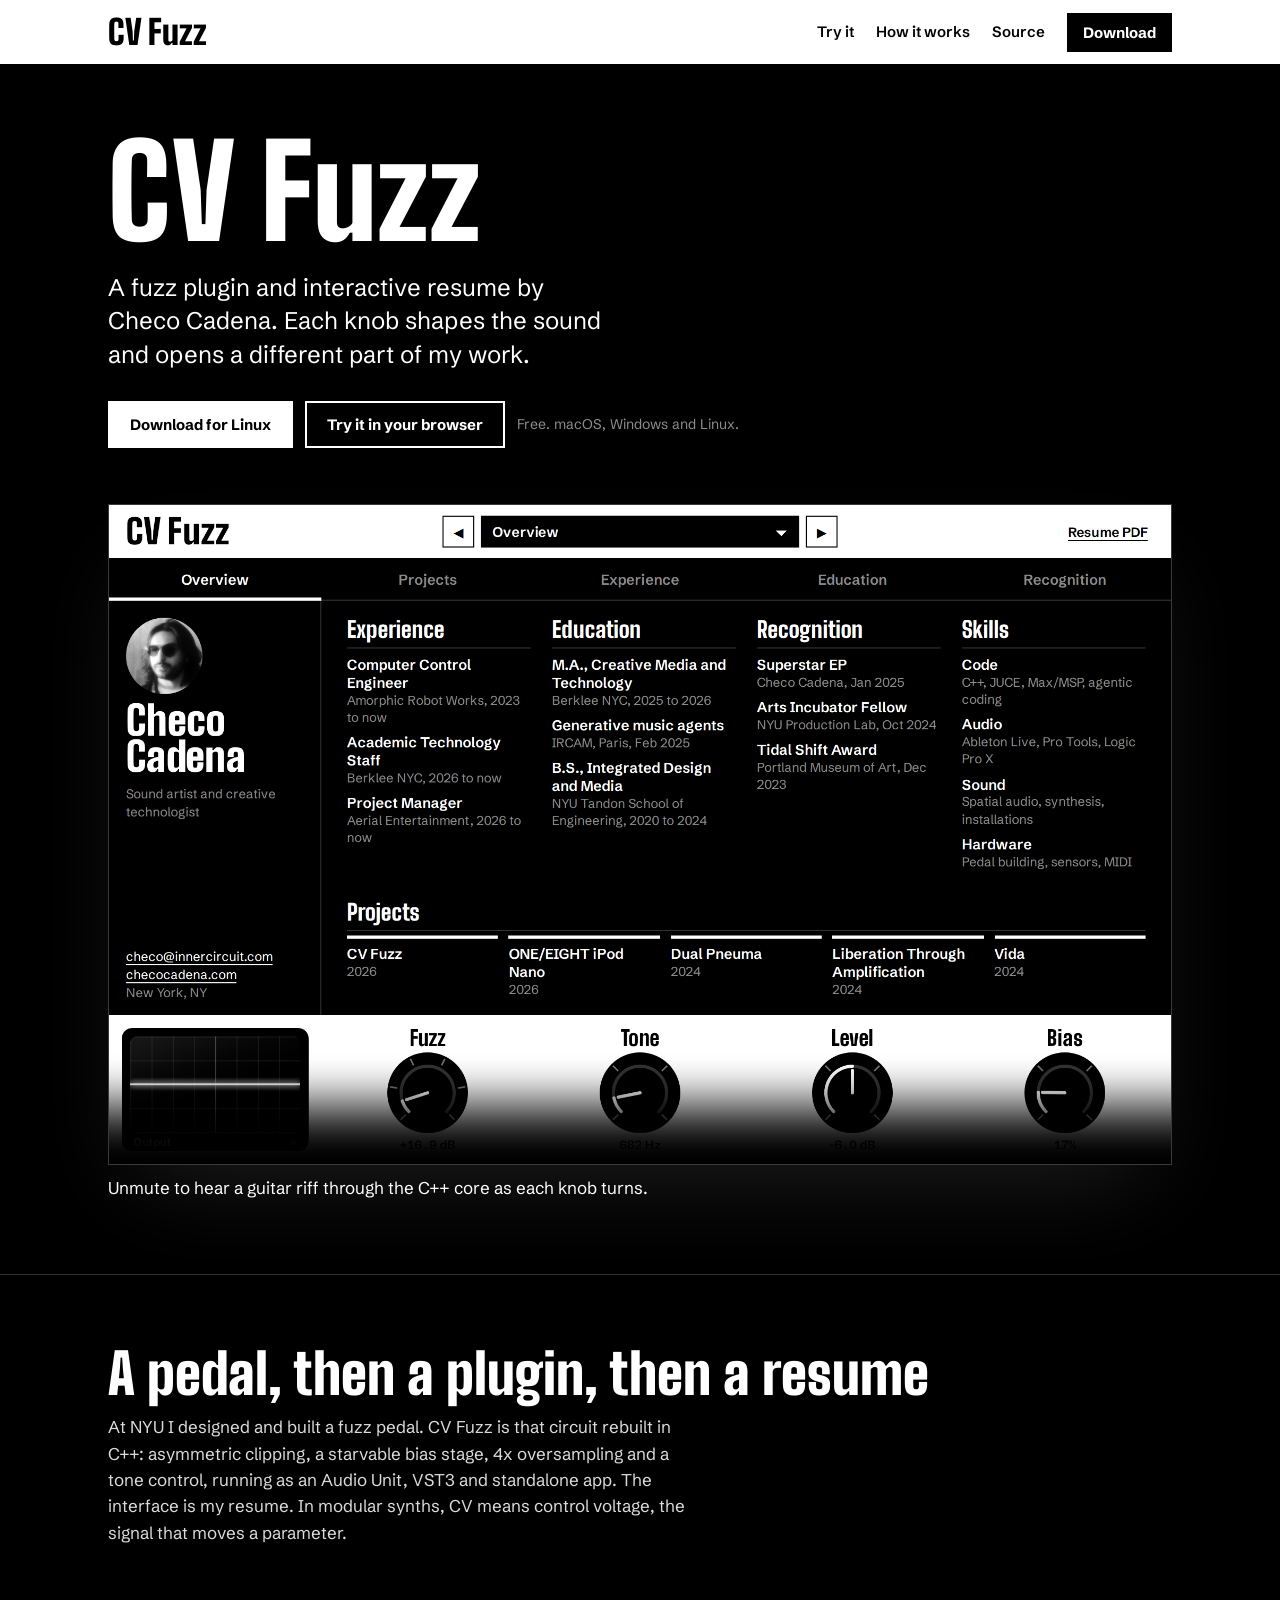
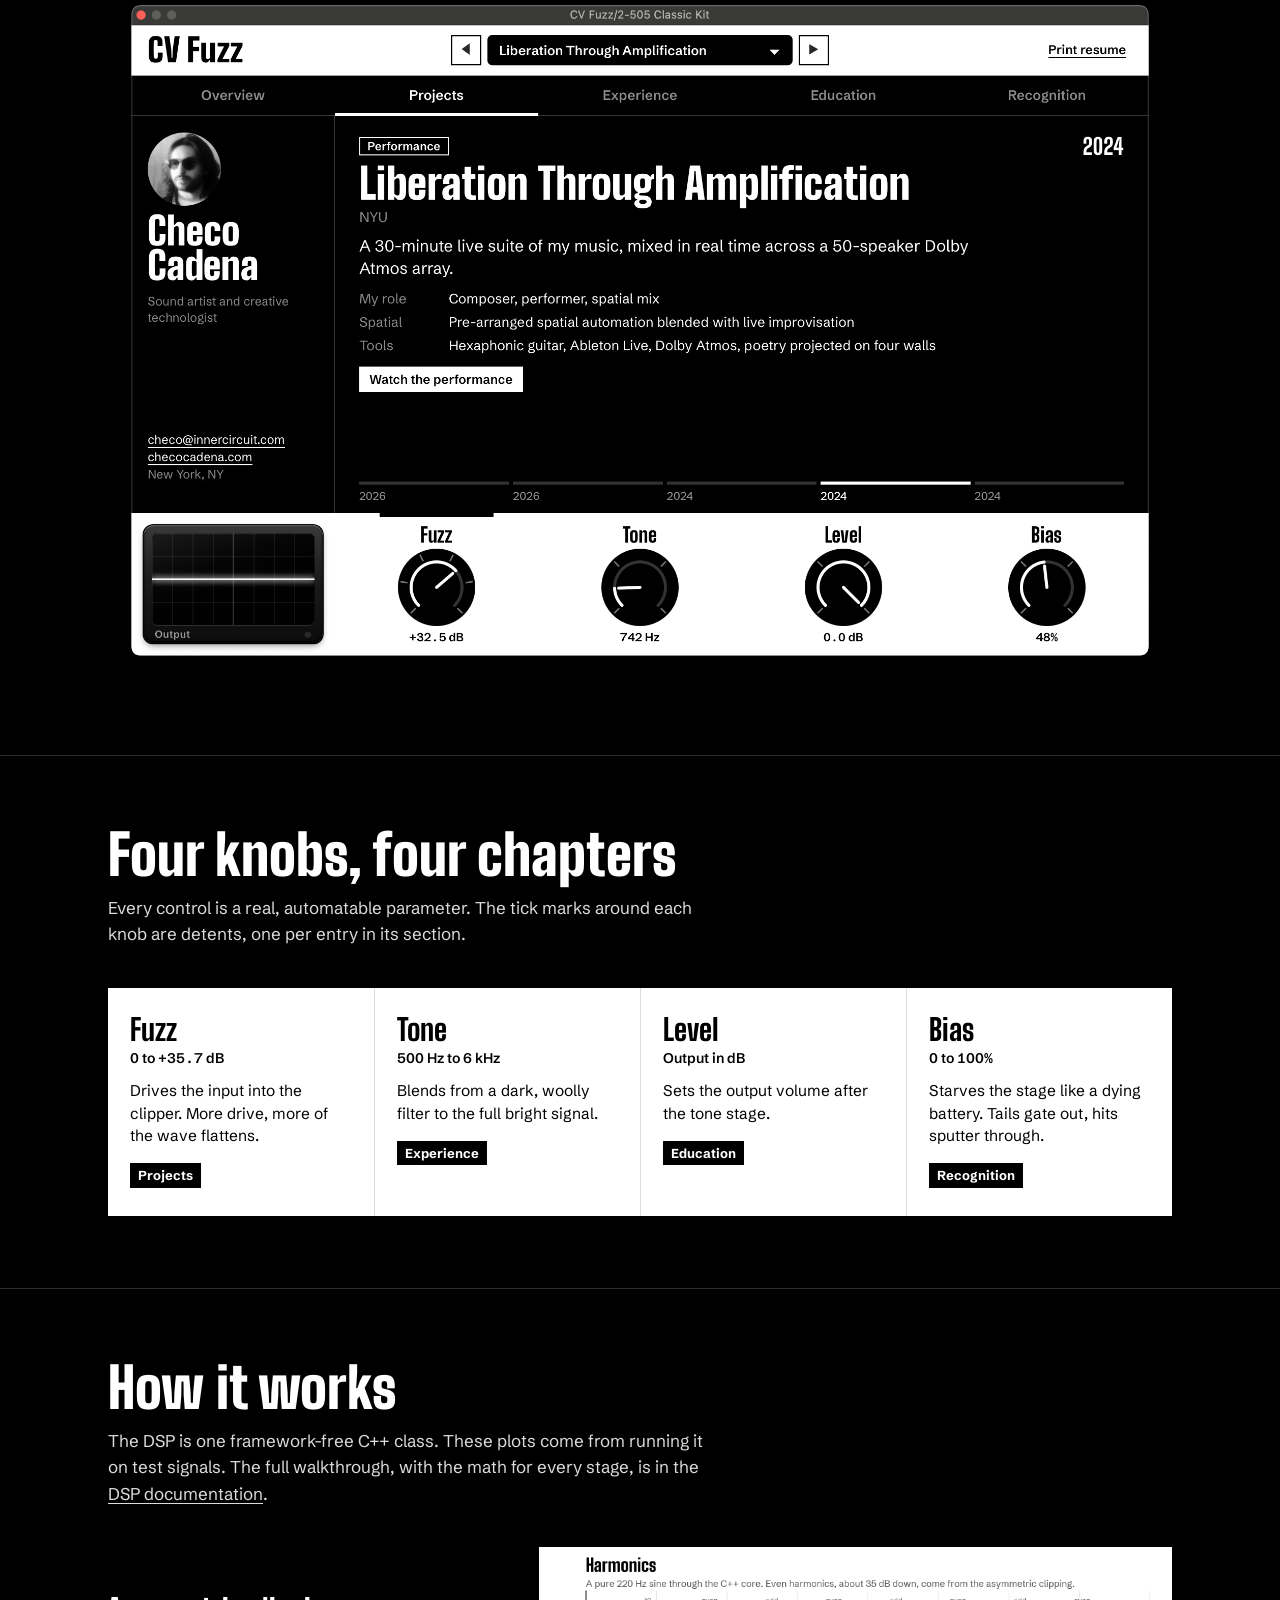
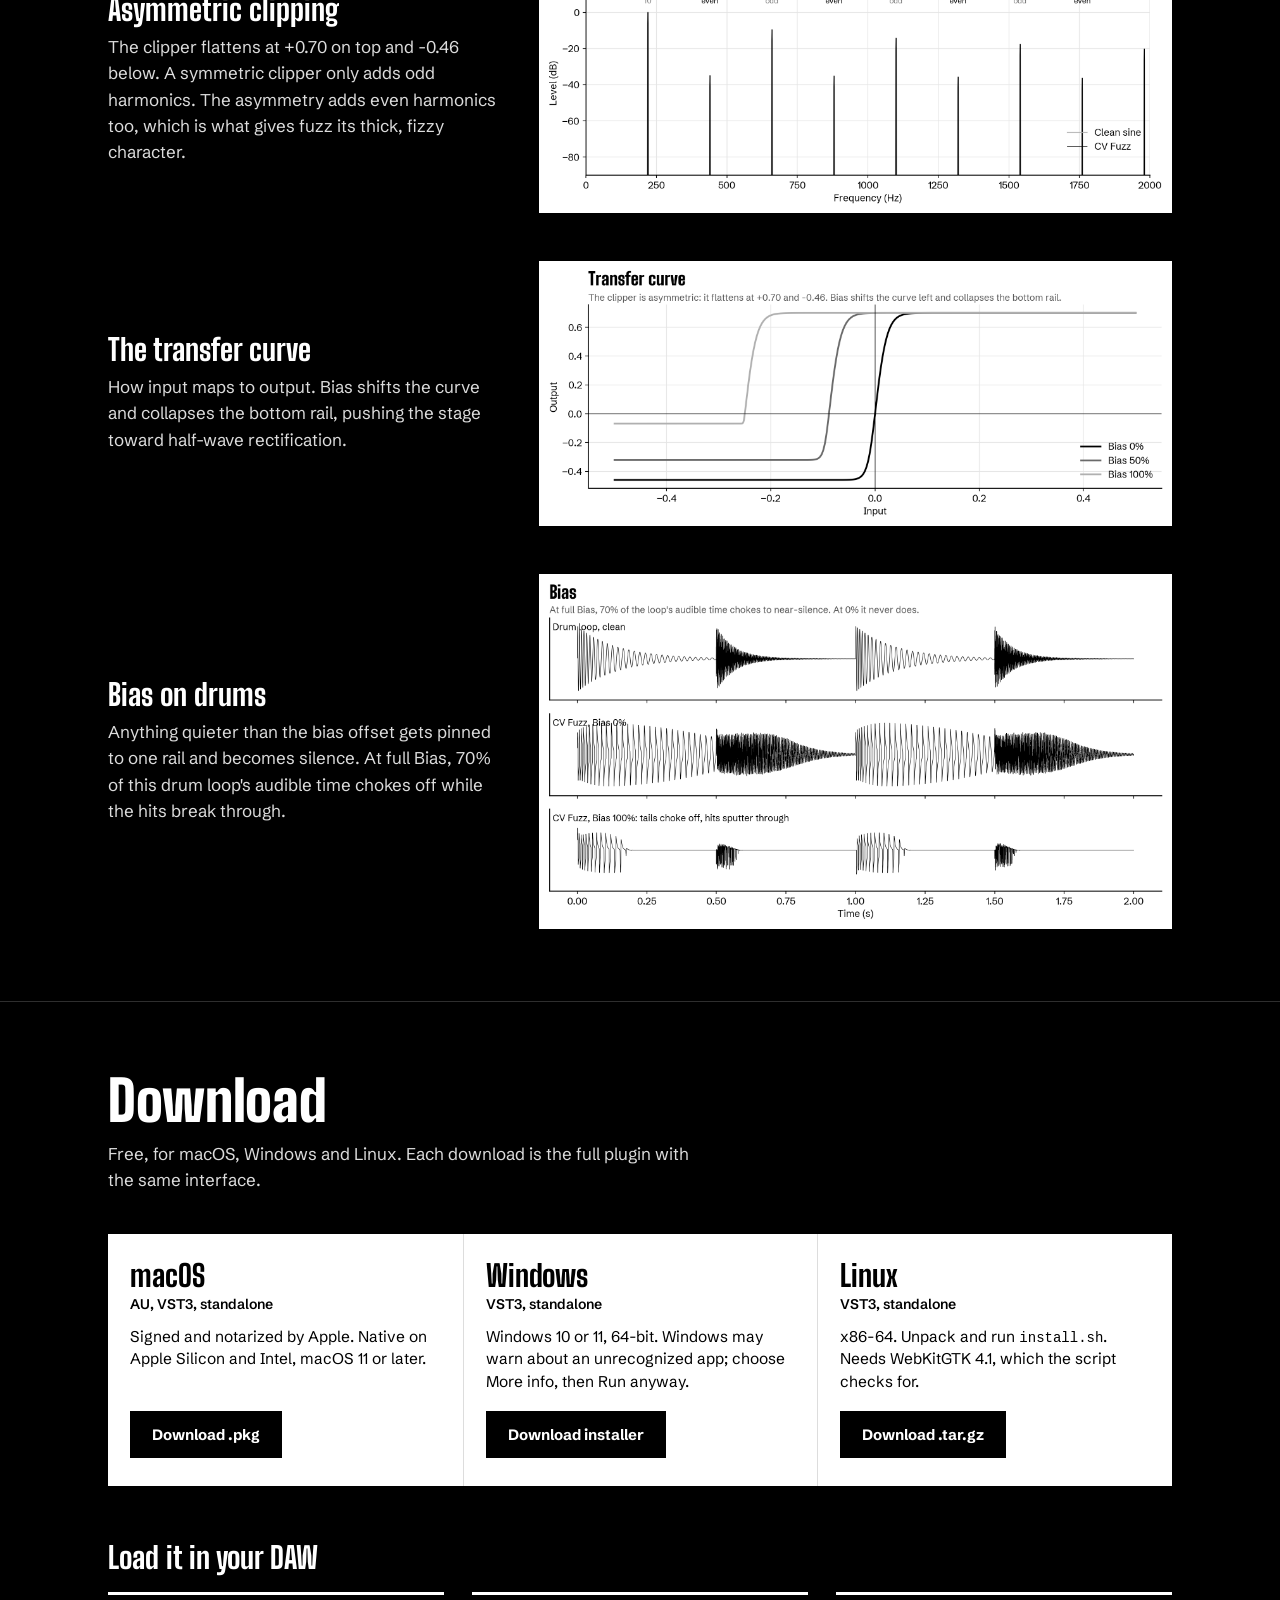
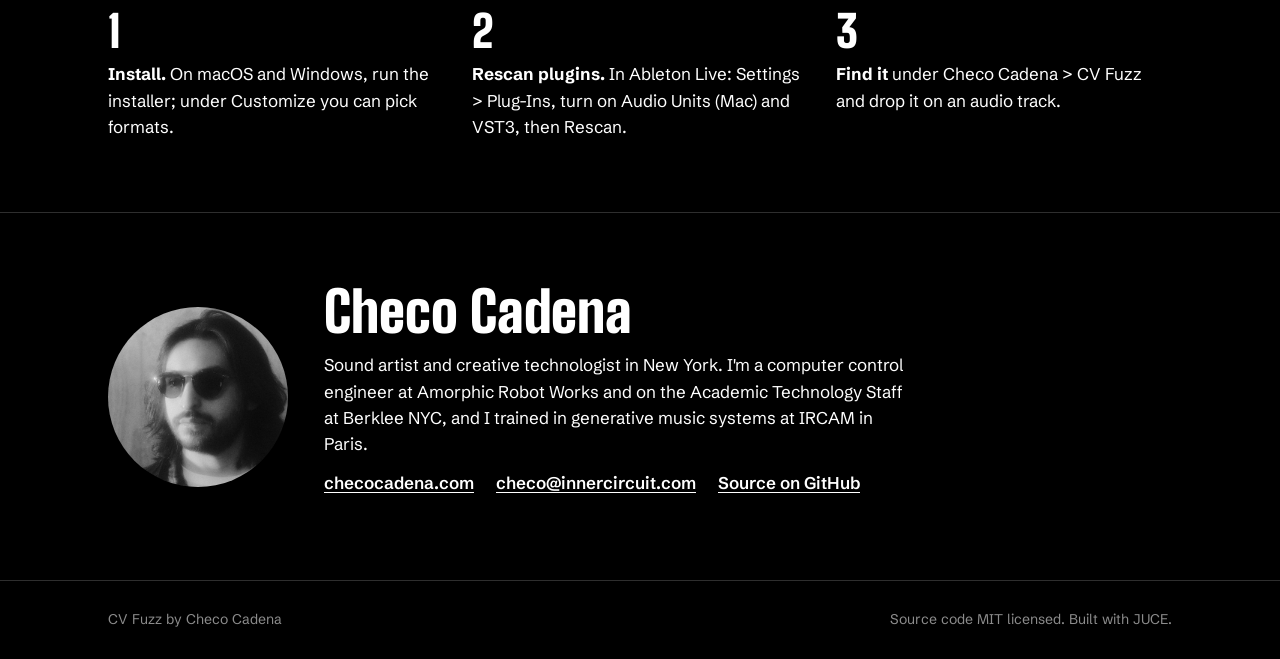
<file: docs/index.html>
<!DOCTYPE html>
<html lang="en">
<head>
<meta charset="UTF-8" />
<meta name="viewport" content="width=device-width, initial-scale=1, viewport-fit=cover" />
<title>CV Fuzz, a fuzz plugin and interactive resume by Checo Cadena</title>
<meta name="description" content="A C++ fuzz plugin whose interface is my resume. Each knob shapes the sound and opens a different part of my work. AU, VST3 and standalone for macOS." />
<meta property="og:title" content="CV Fuzz" />
<meta property="og:description" content="A fuzz plugin and interactive resume by Checo Cadena." />
<meta property="og:type" content="website" />
<meta property="og:image" content="https://checocadena.github.io/cv-fuzz/media/overview.png" />
<meta name="twitter:card" content="summary_large_image" />
<link rel="icon" href="data:image/svg+xml,<svg xmlns=%22http://www.w3.org/2000/svg%22 viewBox=%220 0 100 100%22><circle cx=%2250%22 cy=%2250%22 r=%2246%22 fill=%22black%22/><line x1=%2250%22 y1=%2250%22 x2=%2276%22 y2=%2228%22 stroke=%22white%22 stroke-width=%228%22 stroke-linecap=%22round%22/></svg>" />
<link rel="preconnect" href="https://fonts.googleapis.com">
<link rel="preconnect" href="https://fonts.gstatic.com" crossorigin>
<link href="https://fonts.googleapis.com/css2?family=Big+Shoulders+Display:wght@800;900&family=Schibsted+Grotesk:wght@400;500;600;700&display=swap" rel="stylesheet">
<style>
  :root {
    --black: #000; --white: #fff; --gray: #8c8c8c; --rule: #2e2e2e;
    --display: "Big Shoulders Display", "Arial Narrow", "Helvetica Neue", Arial, sans-serif;
    --body: "Schibsted Grotesk", "Helvetica Neue", Arial, sans-serif;
    box-sizing: border-box;
  }
  *, *::before, *::after { box-sizing: inherit; }
  html { scroll-behavior: smooth; }
  @media (prefers-reduced-motion: reduce) { html { scroll-behavior: auto; } }
  body { margin: 0; background: var(--black); color: var(--white); font: 17px/1.55 var(--body); -webkit-font-smoothing: antialiased; }
  a { color: inherit; text-underline-offset: 3px; }
  :focus-visible { outline: 2px solid var(--white); outline-offset: 3px; }
  img, video { max-width: 100%; display: block; }
  .wrap { max-width: 1120px; margin: 0 auto; padding: 0 28px; }

  /* menu bar: the plugin's white header */
  header { background: var(--white); color: var(--black); position: sticky; top: 0; z-index: 5; padding-top: env(safe-area-inset-top, 0px); }
  header .wrap { display: flex; align-items: center; justify-content: space-between; height: 64px; }
  .wordmark { font: 900 34px/1 var(--display); text-decoration: none; }
  nav { display: flex; gap: 22px; align-items: center; font-weight: 600; font-size: 15px; }
  nav a { text-decoration: none; }
  nav a:hover { text-decoration: underline; }
  .btn { display: inline-block; font: 700 15px var(--body); padding: 12px 20px; text-decoration: none; border: 2px solid currentColor; }
  .btn.solid { background: var(--white); color: var(--black); border-color: var(--white); }
  .btn.solid:hover { background: #d9d9d9; border-color: #d9d9d9; }
  .btn.ghost:hover { background: var(--white); color: var(--black); }
  header .btn { background: var(--black); color: var(--white); border-color: var(--black); padding: 8px 14px; }
  header .btn:hover { background: #333; border-color: #333; text-decoration: none; }

  /* hero */
  .hero { padding-top: 72px; padding-bottom: 56px; }
  @media (max-width: 520px) { .hero { padding-top: 44px; } }
  .hero h1 { font: 900 clamp(56px, 10vw, 128px)/0.88 var(--display); margin: 0 0 22px; letter-spacing: 0.005em; }
  .hero .lede { font-size: clamp(19px, 2.2vw, 24px); line-height: 1.4; max-width: 34ch; margin: 0 0 30px; }
  .actions { display: flex; flex-wrap: wrap; gap: 12px; align-items: center; }
  .actions .note { color: var(--gray); font-size: 14px; }
  .screen { margin-top: 56px; border: 1px solid #3a3a3a; box-shadow: 0 40px 90px -30px rgba(255,255,255,0.12); }

  section { border-top: 1px solid var(--rule); padding: 72px 0; }
  h2 { font: 900 clamp(38px, 5vw, 56px)/0.95 var(--display); margin: 0 0 14px; }
  .intro { max-width: 60ch; color: #dcdcdc; margin: 0 0 40px; }

  /* controls: four knob columns, like the deck */
  .deck { display: grid; grid-template-columns: repeat(4, minmax(0, 1fr)); background: var(--white); color: var(--black); }
  .knob { padding: 26px 22px 28px; border-left: 1px solid #ddd; }
  .knob:first-child { border-left: 0; }
  .knob h3 { font: 800 30px/1 var(--display); margin: 0 0 4px; }
  .knob .range { font-size: 14px; font-weight: 600; margin: 0 0 12px; font-variant-numeric: tabular-nums; }
  .knob p { margin: 0 0 14px; font-size: 15.5px; line-height: 1.45; }
  .knob .opens { display: inline-block; font-size: 13px; font-weight: 700; background: var(--black); color: var(--white); padding: 2px 8px; }

  /* dsp */
  .dsp { display: grid; gap: 48px; }
  .fig { display: grid; grid-template-columns: minmax(0, 1fr) minmax(0, 1.6fr); gap: 36px; align-items: center; }
  .fig h3 { font: 800 30px/1 var(--display); margin: 0 0 10px; }
  .fig p { margin: 0; color: #dcdcdc; }
  .fig img { background: var(--white); }

  /* install */
  ol.steps { list-style: none; counter-reset: s; margin: 0; padding: 0; display: grid; grid-template-columns: repeat(3, minmax(0, 1fr)); gap: 28px; }
  ol.steps li { counter-increment: s; border-top: 3px solid var(--white); padding-top: 14px; }
  ol.steps li::before { content: counter(s); font: 900 44px/1 var(--display); display: block; margin-bottom: 8px; }
  .req { color: var(--gray); font-size: 15px; margin-top: 28px; }

  /* downloads */
  .platforms { display: grid; grid-template-columns: repeat(3, minmax(0, 1fr)); background: var(--white); color: var(--black); margin-bottom: 56px; }
  .platform { padding: 26px 22px 28px; border-left: 1px solid #ddd; display: flex; flex-direction: column; }
  .platform:first-child { border-left: 0; }
  .platform h3 { font: 800 30px/1 var(--display); margin: 0 0 4px; }
  .platform .range { font-size: 14px; font-weight: 600; margin: 0 0 12px; }
  .platform p { margin: 0 0 18px; font-size: 15.5px; line-height: 1.45; }
  .platform .btn { margin-top: auto; align-self: flex-start; }
  .platform code { font-size: 14px; }
  .btn.dark { background: var(--black); color: var(--white); border-color: var(--black); }
  .btn.dark:hover { background: #333; border-color: #333; }
  h3.daw { font: 800 30px/1 var(--display); margin: 0 0 20px; }

  /* about */
  .about { display: grid; grid-template-columns: 180px minmax(0, 1fr); gap: 36px; align-items: center; }
  .about img { width: 180px; height: 180px; border-radius: 50%; object-fit: cover; filter: grayscale(1); }
  .about p { max-width: 58ch; margin: 0 0 12px; }
  .contact { display: flex; flex-wrap: wrap; gap: 8px 22px; font-weight: 600; }

  footer { border-top: 1px solid var(--rule); padding: 28px 0 calc(28px + env(safe-area-inset-bottom, 0px)); color: var(--gray); font-size: 14px; }
  footer .wrap { display: flex; justify-content: space-between; flex-wrap: wrap; gap: 10px; }

  @media (max-width: 860px) {
    nav .hide-sm { display: none; }
    .deck { grid-template-columns: repeat(2, minmax(0, 1fr)); }
    .knob:nth-child(3) { border-left: 0; }
    .knob:nth-child(n+3) { border-top: 1px solid #ddd; }
    .fig { grid-template-columns: 1fr; gap: 16px; }
    ol.steps { grid-template-columns: 1fr; }
    .platforms { grid-template-columns: 1fr; }
    .platform { border-left: 0; border-top: 1px solid #ddd; }
    .platform:first-child { border-top: 0; }
    .about { grid-template-columns: 1fr; }
    .about img { width: 120px; height: 120px; }
  }
  @media (max-width: 520px) {
    .wrap { padding-left: 20px; padding-right: 20px; }
    .deck { grid-template-columns: 1fr; }
    .knob { border-left: 0; border-top: 1px solid #ddd; }
    .knob:first-child { border-top: 0; }
  }
</style>
</head>
<body>
<header>
  <div class="wrap">
    <a class="wordmark" href="#top">CV Fuzz</a>
    <nav aria-label="Main">
      <a href="demo/" class="hide-sm">Try it</a>
      <a href="#dsp" class="hide-sm">How it works</a>
      <a data-repo href="#" class="hide-sm">Source</a>
      <a href="#install" class="btn">Download</a>
    </nav>
  </div>
</header>

<main id="top">
  <div class="wrap hero">
    <h1>CV Fuzz</h1>
    <p class="lede">A fuzz plugin and interactive resume by Checo Cadena. Each knob shapes the sound and opens a different part of my work.</p>
    <div class="actions">
      <a data-dl="auto" href="#install" class="btn solid" id="primaryDl">Download</a>
      <a href="demo/" class="btn ghost">Try it in your browser</a>
      <span class="note">Free. macOS, Windows and Linux.</span>
    </div>
    <video class="screen" src="media/cv-fuzz-demo.mp4" poster="media/overview.png" autoplay muted loop playsinline controls
           aria-label="Turning the knobs of CV Fuzz, which flips through sections of the resume, with a guitar playing through the plugin"></video>
    <p class="note" style="margin-top:10px">Unmute to hear a guitar riff through the C++ core as each knob turns.</p>
  </div>

  <section id="what">
    <div class="wrap">
      <h2>A pedal, then a plugin, then a resume</h2>
      <p class="intro">At NYU I designed and built a fuzz pedal. CV Fuzz is that circuit rebuilt in C++: asymmetric clipping, a starvable bias stage, 4x oversampling and a tone control, running as an Audio Unit, VST3 and standalone app. The interface is my resume. In modular synths, CV means control voltage, the signal that moves a parameter.</p>
      <img src="media/cv-fuzz-in-ableton.png" alt="CV Fuzz running as a plugin inside Ableton Live" loading="lazy" />
    </div>
  </section>

  <section id="controls">
    <div class="wrap">
      <h2>Four knobs, four chapters</h2>
      <p class="intro">Every control is a real, automatable parameter. The tick marks around each knob are detents, one per entry in its section.</p>
      <div class="deck">
        <div class="knob"><h3>Fuzz</h3><p class="range">0 to +35.7 dB</p><p>Drives the input into the clipper. More drive, more of the wave flattens.</p><span class="opens">Projects</span></div>
        <div class="knob"><h3>Tone</h3><p class="range">500 Hz to 6 kHz</p><p>Blends from a dark, woolly filter to the full bright signal.</p><span class="opens">Experience</span></div>
        <div class="knob"><h3>Level</h3><p class="range">Output in dB</p><p>Sets the output volume after the tone stage.</p><span class="opens">Education</span></div>
        <div class="knob"><h3>Bias</h3><p class="range">0 to 100%</p><p>Starves the stage like a dying battery. Tails gate out, hits sputter through.</p><span class="opens">Recognition</span></div>
      </div>
    </div>
  </section>

  <section id="dsp">
    <div class="wrap">
      <h2>How it works</h2>
      <p class="intro">The DSP is one framework-free C++ class. These plots come from running it on test signals. The full walkthrough, with the math for every stage, is in the <a data-repo-path="blob/main/documentation/DSP.md" href="#">DSP documentation</a>.</p>
      <div class="dsp">
        <div class="fig">
          <div><h3>Asymmetric clipping</h3><p>The clipper flattens at +0.70 on top and -0.46 below. A symmetric clipper only adds odd harmonics. The asymmetry adds even harmonics too, which is what gives fuzz its thick, fizzy character.</p></div>
          <img src="media/harmonics.png" alt="Spectrum of a 220 Hz sine through CV Fuzz, showing odd harmonics and smaller even harmonics" loading="lazy" />
        </div>
        <div class="fig">
          <div><h3>The transfer curve</h3><p>How input maps to output. Bias shifts the curve and collapses the bottom rail, pushing the stage toward half-wave rectification.</p></div>
          <img src="media/transfer-curve.png" alt="Transfer curves at 0, 50 and 100 percent bias" loading="lazy" />
        </div>
        <div class="fig">
          <div><h3>Bias on drums</h3><p>Anything quieter than the bias offset gets pinned to one rail and becomes silence. At full Bias, 70% of this drum loop's audible time chokes off while the hits break through.</p></div>
          <img src="media/bias-drums.png" alt="Drum loop waveforms clean, at 0 percent bias, and at 100 percent bias with gated tails" loading="lazy" />
        </div>
      </div>
    </div>
  </section>

  <section id="install">
    <div class="wrap">
      <h2>Download</h2>
      <p class="intro">Free, for macOS, Windows and Linux. Each download is the full plugin with the same interface.</p>
      <div class="platforms">
        <div class="platform">
          <h3>macOS</h3>
          <p class="range">AU, VST3, standalone</p>
          <p>Signed and notarized by Apple. Native on Apple Silicon and Intel, macOS 11 or later.</p>
          <a data-dl="CV-Fuzz-macOS.pkg" href="#" class="btn dark">Download .pkg</a>
        </div>
        <div class="platform">
          <h3>Windows</h3>
          <p class="range">VST3, standalone</p>
          <p>Windows 10 or 11, 64-bit. Windows may warn about an unrecognized app; choose More info, then Run anyway.</p>
          <a data-dl="CV-Fuzz-Windows-Setup.exe" href="#" class="btn dark">Download installer</a>
        </div>
        <div class="platform">
          <h3>Linux</h3>
          <p class="range">VST3, standalone</p>
          <p>x86-64. Unpack and run <code>install.sh</code>. Needs WebKitGTK 4.1, which the script checks for.</p>
          <a data-dl="CV-Fuzz-Linux-x64.tar.gz" href="#" class="btn dark">Download .tar.gz</a>
        </div>
      </div>
      <h3 class="daw">Load it in your DAW</h3>
      <ol class="steps">
        <li><strong>Install.</strong> On macOS and Windows, run the installer; under Customize you can pick formats.</li>
        <li><strong>Rescan plugins.</strong> In Ableton Live: Settings &gt; Plug-Ins, turn on Audio Units (Mac) and VST3, then Rescan.</li>
        <li><strong>Find it</strong> under Checo Cadena &gt; CV Fuzz and drop it on an audio track.</li>
      </ol>
    </div>
  </section>

  <section id="about">
    <div class="wrap about">
      <img src="media/checo.jpg" alt="Portrait of Checo Cadena" loading="lazy" />
      <div>
        <h2>Checo Cadena</h2>
        <p>Sound artist and creative technologist in New York. I'm a computer control engineer at Amorphic Robot Works and on the Academic Technology Staff at Berklee NYC, and I trained in generative music systems at IRCAM in Paris.</p>
        <p class="contact"><a href="https://checocadena.com">checocadena.com</a><a href="mailto:checo@innercircuit.com">checo@innercircuit.com</a><a data-repo href="#">Source on GitHub</a></p>
      </div>
    </div>
  </section>
</main>

<footer>
  <div class="wrap"><span>CV Fuzz by Checo Cadena</span><span>Source code MIT licensed. Built with JUCE.</span></div>
</footer>

<script>
  // Works on any GitHub Pages address: username.github.io/repo/
  (function () {
    const host = location.hostname, seg = location.pathname.split("/").filter(Boolean)[0];
    const repo = host.endsWith("github.io") && seg ? `https://github.com/${host.split(".")[0]}/${seg}` : "https://github.com/checocadena/cv-fuzz";
    document.querySelectorAll("[data-repo]").forEach(a => a.href = repo);
    document.querySelectorAll("[data-release]").forEach(a => a.href = repo + "/releases/latest");
    document.querySelectorAll("[data-repo-path]").forEach(a => a.href = repo + "/" + a.dataset.repoPath);
    const dl = f => repo + "/releases/latest/download/" + f;
    document.querySelectorAll("[data-dl]:not([data-dl=auto])").forEach(a => a.href = dl(a.dataset.dl));
    // The main button offers the file for the visitor's own system.
    const ua = navigator.userAgent, b = document.getElementById("primaryDl");
    const pick = /Mac/.test(ua) && !/iPhone|iPad/.test(ua) ? ["macOS", "CV-Fuzz-macOS.pkg"]
               : /Windows/.test(ua) ? ["Windows", "CV-Fuzz-Windows-Setup.exe"]
               : /Linux/.test(ua) && !/Android/.test(ua) ? ["Linux", "CV-Fuzz-Linux-x64.tar.gz"] : null;
    if (pick) { b.textContent = "Download for " + pick[0]; b.href = dl(pick[1]); }
  })();
</script>
</body>
</html>
</file>
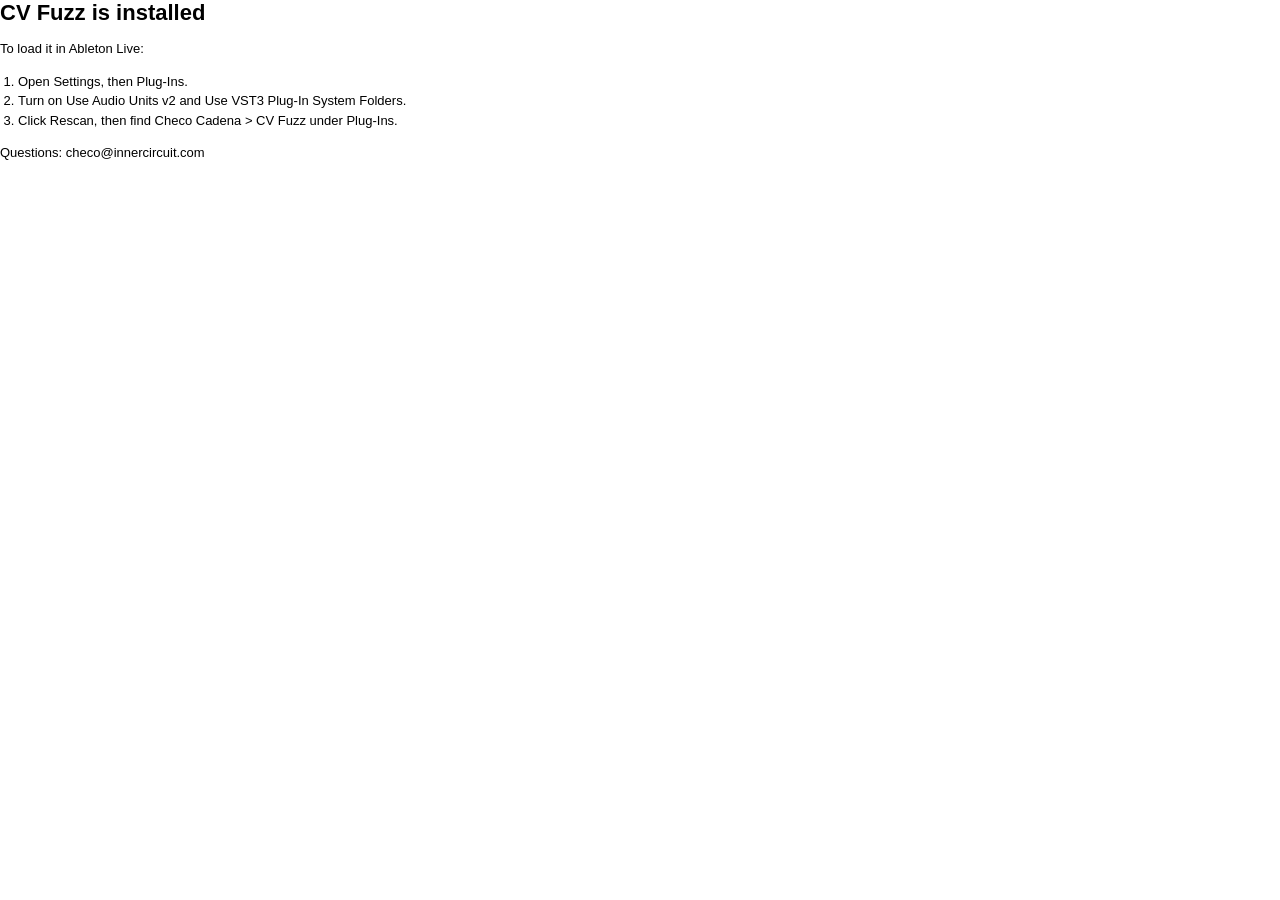
<file: installer/resources/conclusion.html>
<!DOCTYPE html>
<html><head><meta charset="utf-8"><style>
  body { font: 13px -apple-system, "Helvetica Neue", sans-serif; color: #000; margin: 0; }
  @media (prefers-color-scheme: dark) { body { color: #fff; } }
  h1 { font-size: 22px; font-weight: 800; margin: 0 0 8px; }
  p, li { line-height: 1.5; } ol { padding-left: 18px; }
</style></head><body>
<h1>CV Fuzz is installed</h1>
<p>To load it in Ableton Live:</p>
<ol>
  <li>Open Settings, then Plug-Ins.</li>
  <li>Turn on Use Audio Units v2 and Use VST3 Plug-In System Folders.</li>
  <li>Click Rescan, then find Checo Cadena &gt; CV Fuzz under Plug-Ins.</li>
</ol>
<p>Questions: checo@innercircuit.com</p>
</body></html>
</file>
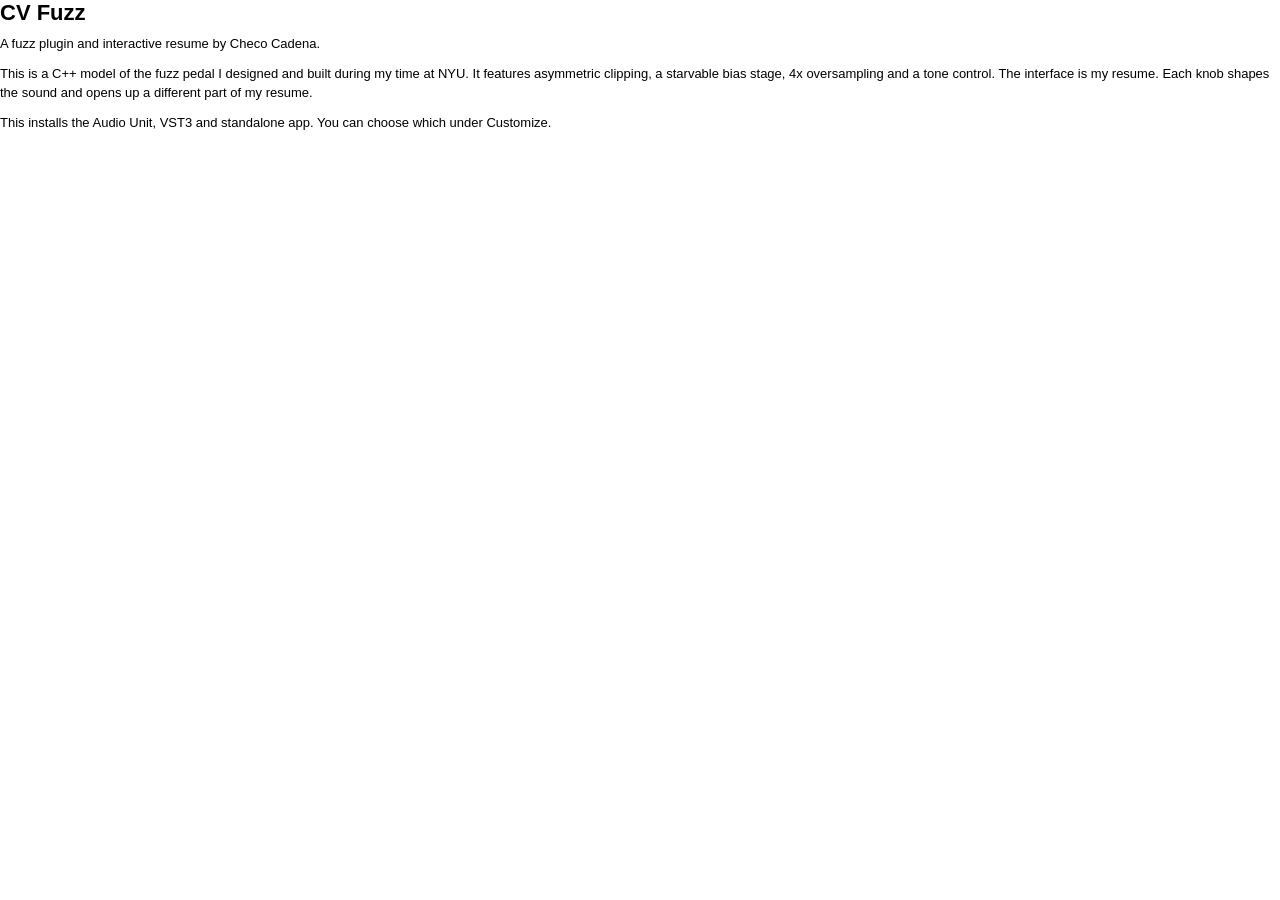
<file: installer/resources/welcome.html>
<!DOCTYPE html>
<html><head><meta charset="utf-8"><style>
  body { font: 13px -apple-system, "Helvetica Neue", sans-serif; color: #000; margin: 0; }
  @media (prefers-color-scheme: dark) { body { color: #fff; } }
  h1 { font-size: 22px; font-weight: 800; margin: 0 0 8px; }
  p { line-height: 1.5; margin: 0 0 10px; }
</style></head><body>
<h1>CV Fuzz</h1>
<p>A fuzz plugin and interactive resume by Checo Cadena.</p>
<p>This is a C++ model of the fuzz pedal I designed and built during my time at NYU. It features asymmetric clipping, a starvable bias stage, 4x oversampling and a tone control. The interface is my resume. Each knob shapes the sound and opens up a different part of my resume.</p>
<p>This installs the Audio Unit, VST3 and standalone app. You can choose which under Customize.</p>
</body></html>
</file>
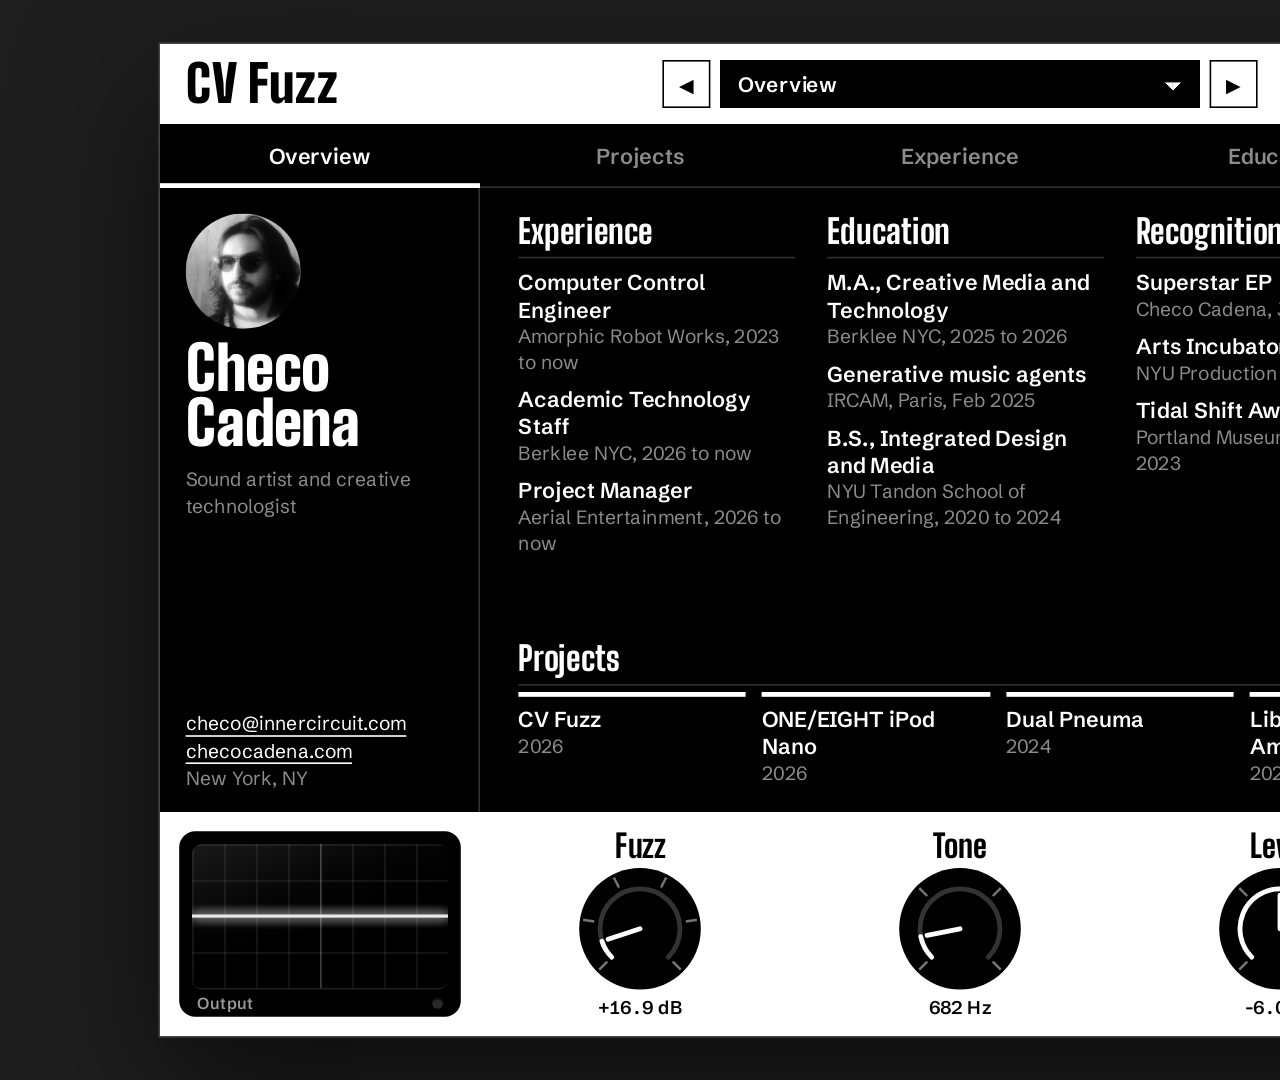
<file: proposal/media/still-1.html>
<!doctype html>
<html lang="en"><head><meta charset="utf-8"><title>CV Fuzz · still 1 · the interface</title>
<link rel="stylesheet" href="still.css">
<style>
  /* The plugin's real interface: Source/ui/index.html from this repository, loaded unchanged and
     rendered at 1.6x, so the capture is 3200 px wide (docs/media/overview.png is 2000 px).
     In a browser the page shows the same interface as the plugin window (1000 x 620,
     Source/PluginEditor.cpp setSize) and opens on the Overview, with the knobs at their
     starting positions (index.html: makeKnob initial values). The page background is the
     interface's own browser background, #1e1e1e. */
  body { background: var(--page); }
  .win { position: absolute; left: 160px; top: 44px; width: 1000px; height: 620px; overflow: hidden;
    transform: scale(1.6); transform-origin: 0 0; box-shadow: 0 0 0 1px #444, 0 30px 80px rgba(0,0,0,0.6); }
  /* At 1040 x 660 the interface's fit() picks a scale of exactly 1 and centres the 1000 x 620 frame
     with a 20 px margin, which the offset below crops away. */
  iframe { position: absolute; left: -20px; top: -20px; width: 1040px; height: 660px; border: 0; }
</style></head>
<body>
<div class="win"><iframe src="../../Source/ui/index.html" scrolling="no" title="CV Fuzz interface"></iframe></div>
</body></html>
</file>
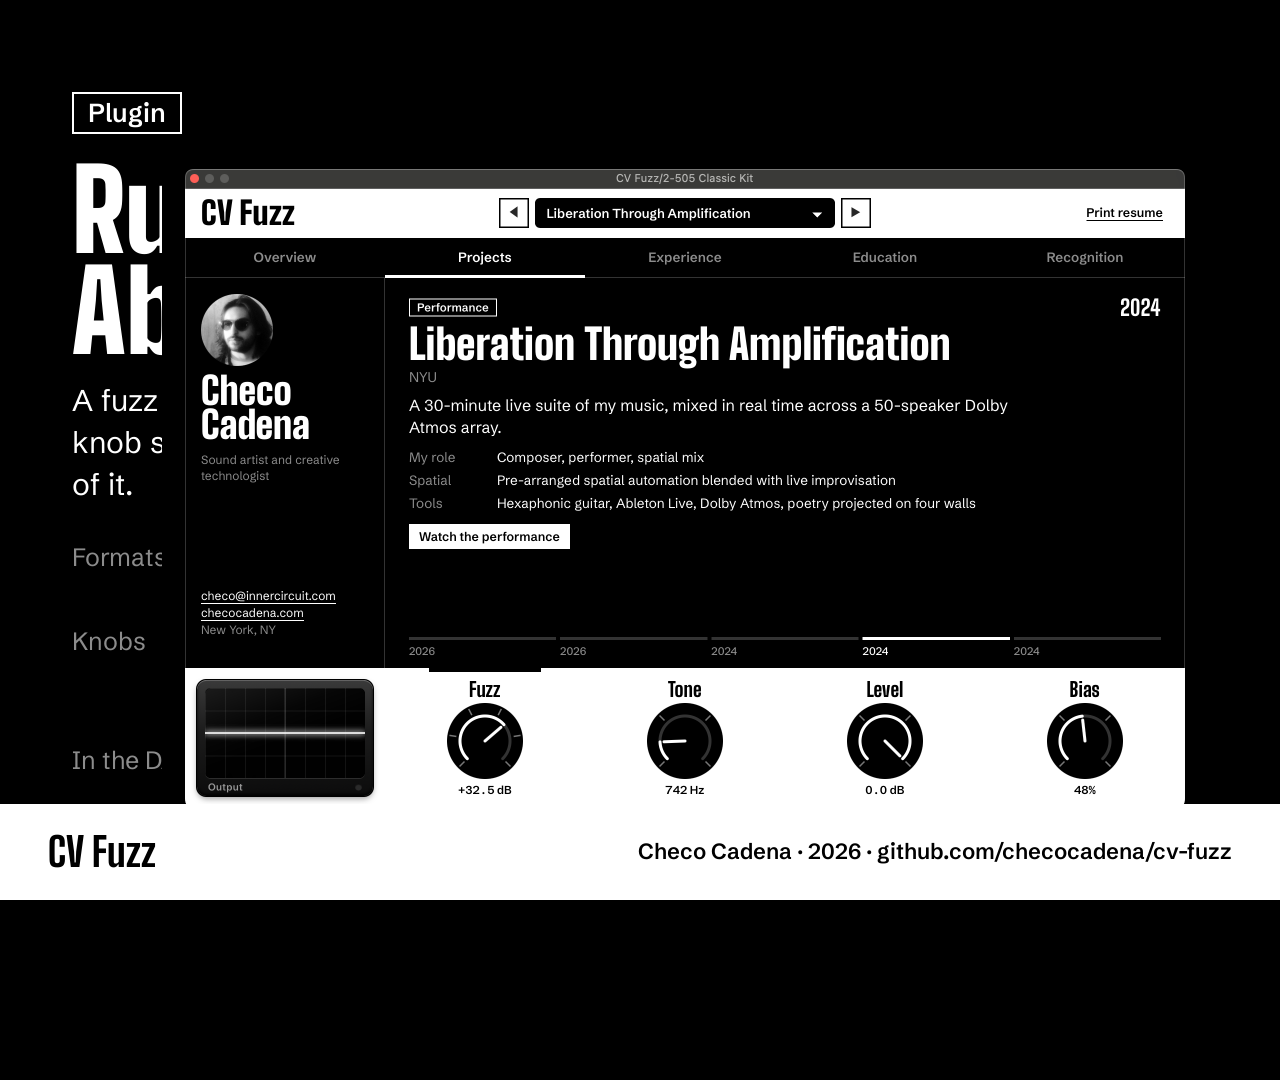
<file: proposal/media/still-2.html>
<!doctype html>
<html lang="en"><head><meta charset="utf-8"><title>CV Fuzz · still 2 · in Ableton Live</title>
<link rel="stylesheet" href="still.css">
<style>
  /* The repository's own screenshot of the plugin in Ableton Live (docs/media/cv-fuzz-in-ableton.png,
     2092 x 1370), shown at 1046 x 685 CSS px so the 2x capture uses it at its native resolution, no upscaling.
     Layout borrows the plugin: entry tag, Big Shoulders title, gray fact labels, white deck strip at the bottom. */
  .txt { position: absolute; left: 72px; top: 92px; width: 680px; }
  h1 { font: 900 112px/0.9 var(--display); margin: 26px 0 18px; }
  .what { font: 30px/1.4 var(--body); margin: 0 0 34px; }
  dl { display: grid; grid-template-columns: 150px 1fr; gap: 14px 22px; margin: 0; font: 25px/1.4 var(--body); }
  dt { color: var(--gray); } dd { margin: 0; }
  .shot { position: absolute; right: 72px; top: 150px; width: 1046px; height: 685px; display: block; }
  .foot { background: var(--white); color: var(--black); height: 96px; }
  .foot b { font: 800 40px/1 var(--display); }
</style></head>
<body>
<div class="txt">
  <span class="tag">Plugin</span>
  <h1>Running in<br>Ableton Live</h1>
  <p class="what">A fuzz plugin whose interface is a resume. Each knob shapes the sound and opens one section of it.</p>
  <!-- Formats: CMakeLists.txt (CVFUZZ_FORMATS). Knobs and sections: README.md "Controls" and Source/ui/index.html SECTIONS.
       Automation: documentation/ARCHITECTURE.md "Parameters and automation". -->
  <dl>
    <dt>Formats</dt><dd>AU, VST3 and standalone on macOS. VST3 and standalone on Windows and Linux.</dd>
    <dt>Knobs</dt><dd>Fuzz, Tone, Level, Bias. Each one opens Projects, Experience, Education or Recognition.</dd>
    <dt>In the DAW</dt><dd>All four knobs are automatable. Automating one moves it on screen.</dd>
  </dl>
</div>
<img class="shot" src="../../docs/media/cv-fuzz-in-ableton.png" alt="CV Fuzz open as a plugin window in Ableton Live">
<div class="foot"><b>CV Fuzz</b><span>Checo Cadena · 2026 · github.com/checocadena/cv-fuzz</span></div>
</body></html>
</file>
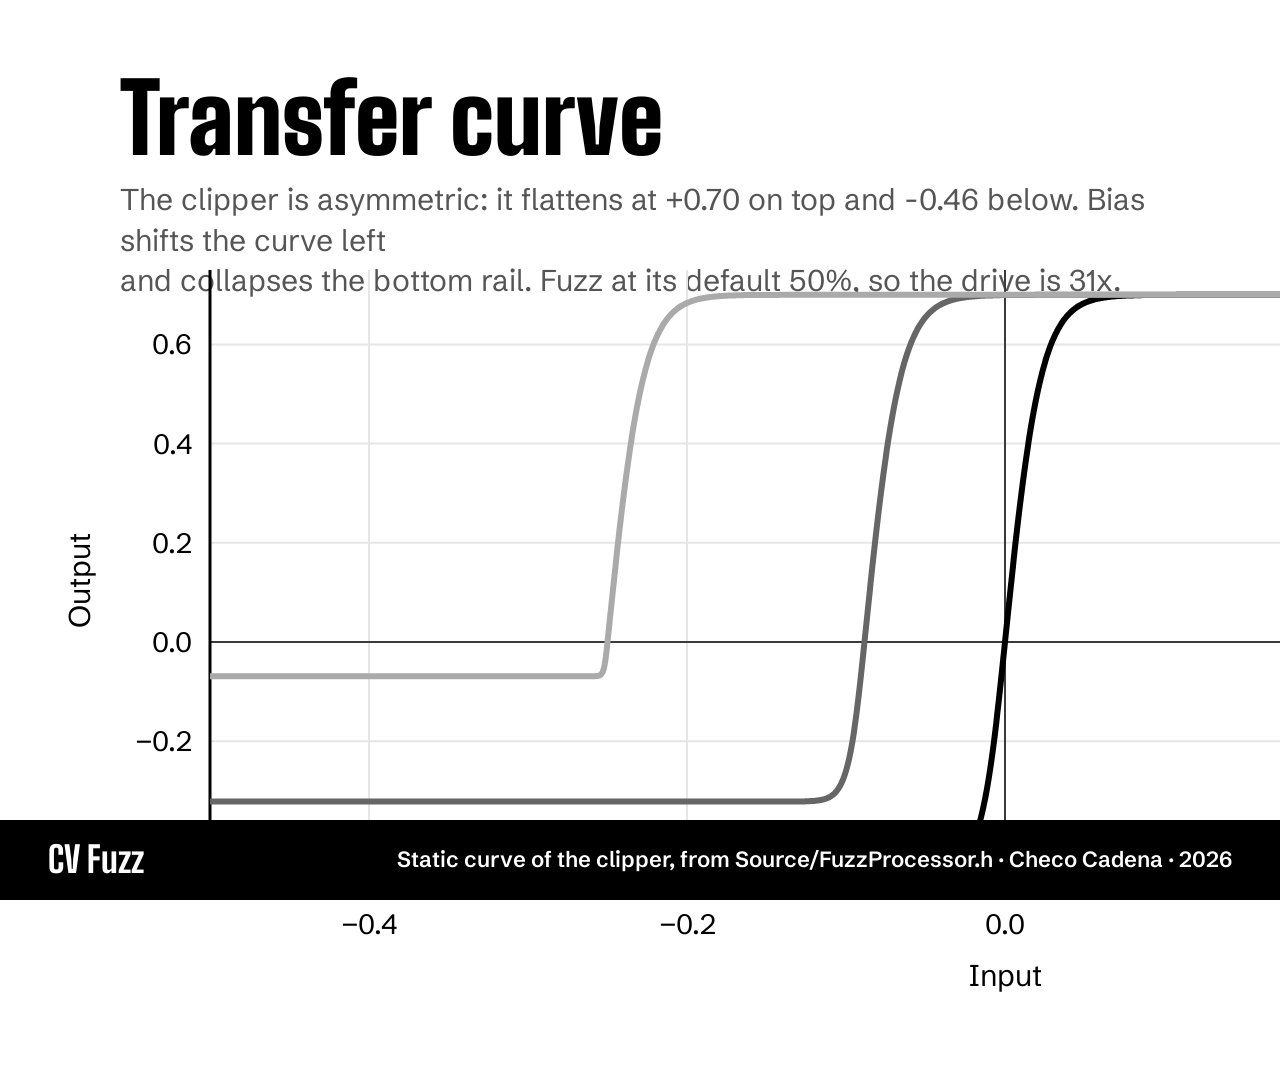
<file: proposal/media/still-3.html>
<!doctype html>
<html lang="en"><head><meta charset="utf-8"><title>CV Fuzz · still 3 · transfer curve</title>
<link rel="stylesheet" href="still.css">
<style>
  /* docs/media/transfer-curve.png (2000 x 840), redrawn at 3840 x 2160 from the formulas in
     Source/FuzzProcessor.h, in the same black-on-white style as the repository's plots. */
  body { background: var(--white); color: var(--black); }
  .head { position: absolute; left: 120px; top: 70px; right: 120px; }
  h1 { font: 900 96px/1 var(--display); margin: 0; }
  .sub { font: 30px/1.35 var(--body); color: #555; margin: 14px 0 0; }
  svg { position: absolute; left: 0; top: 250px; }
  svg text { font-family: var(--body); }
  .foot { background: var(--black); color: var(--white); height: 80px; }
  .foot b { font: 800 36px/1 var(--display); }
</style></head>
<body>
<div class="head">
  <h1>Transfer curve</h1>
  <!-- +0.70 / -0.46: FuzzProcessor.h asymmetricClip and negThresh. Bias offset 0.25 * bias^1.5 and
       negThresh = 0.46 * (1 - 0.85 * bias^1.5): FuzzProcessor.h setBias. Drive 1 + 60 * fuzz: processSample. -->
  <p class="sub">The clipper is asymmetric: it flattens at +0.70 on top and -0.46 below. Bias shifts the curve left<br>and collapses the bottom rail. Fuzz at its default 50%, so the drive is 31x.</p>
</div>
<svg id="plot" width="1920" height="750" viewBox="0 0 1920 750"></svg>
<div class="foot"><b>CV Fuzz</b><span>Static curve of the clipper, from Source/FuzzProcessor.h · Checo Cadena · 2026</span></div>
<script>
  // The same maths as FuzzProcessor.h, without the oversampling filters (they do not change the static shape).
  const fuzz = 0.5, drive = 1 + 60 * fuzz;   // default Fuzz (PluginProcessor.cpp) -> drive 31
  function out(x, bias) {
    const starve = Math.pow(bias, 1.5), off = 0.25 * starve, neg = 0.46 * (1 - 0.85 * starve);
    const v = (x + off) * drive;
    return v >= 0 ? Math.tanh(v / 0.70) * 0.70 : Math.tanh(v / neg) * neg;
  }
  const L = 210, R = 1800, T = 20, B = 640;           // plot box in px
  const X0 = -0.5, X1 = 0.5, Y0 = -0.5, Y1 = 0.75;
  const px = x => L + (x - X0) / (X1 - X0) * (R - L), py = y => B - (y - Y0) / (Y1 - Y0) * (B - T);
  let s = "";
  for (let g = -0.4; g <= 0.41; g += 0.2) s += `<line x1="${px(g)}" y1="${T}" x2="${px(g)}" y2="${B}" stroke="#e6e6e6" stroke-width="2"/>`;
  for (let g = -0.4; g <= 0.61; g += 0.2) s += `<line x1="${L}" y1="${py(g)}" x2="${R}" y2="${py(g)}" stroke="#e6e6e6" stroke-width="2"/>`;
  s += `<line x1="${px(0)}" y1="${T}" x2="${px(0)}" y2="${B}" stroke="#000" stroke-width="1.5"/>`;
  s += `<line x1="${L}" y1="${py(0)}" x2="${R}" y2="${py(0)}" stroke="#000" stroke-width="1.5"/>`;
  s += `<path d="M${L} ${T} V${B} H${R}" fill="none" stroke="#000" stroke-width="3"/>`;
  const fmt = v => (Math.abs(v) < 1e-9 ? "0.0" : v.toFixed(1)).replace("-", "−");
  for (let g = -0.4; g <= 0.41; g += 0.2) s += `<text x="${px(g)}" y="${B + 44}" font-size="28" text-anchor="middle">${fmt(g)}</text>`;
  for (let g = -0.4; g <= 0.61; g += 0.2) s += `<text x="${L - 18}" y="${py(g) + 10}" font-size="28" text-anchor="end">${fmt(g)}</text>`;
  s += `<text x="${(L + R) / 2}" y="${B + 96}" font-size="30" text-anchor="middle">Input</text>`;
  s += `<text transform="translate(${L - 120} ${(T + B) / 2}) rotate(-90)" font-size="30" text-anchor="middle">Output</text>`;
  const curves = [[0, "#000", "Bias 0%"], [0.5, "#666", "Bias 50%"], [1, "#aaa", "Bias 100%"]];
  curves.forEach(([b, c]) => {
    let d = "";
    for (let i = 0; i <= 2000; i++) { const x = X0 + (X1 - X0) * i / 2000; d += (i ? "L" : "M") + px(x).toFixed(1) + " " + py(out(x, b)).toFixed(1); }
    s += `<path d="${d}" fill="none" stroke="${c}" stroke-width="6" stroke-linejoin="round"/>`;
  });
  curves.forEach(([b, c, label], i) => {
    const y = py(-0.2) + i * 46;
    s += `<line x1="1500" y1="${y}" x2="1570" y2="${y}" stroke="${c}" stroke-width="6"/><text x="1590" y="${y + 10}" font-size="30">${label}</text>`;
  });
  document.getElementById("plot").innerHTML = s;
</script>
</body></html>
</file>
<file: proposal/media/still.css>
/* Shared by the still images: 1920x1080 pages, captured at 2x by build.py.
   Palette and type are CV Fuzz's own: Source/ui/index.html (:root) and docs/index.html.
   Black and white, gray #8c8c8c, rules #333, Big Shoulders Display for headings,
   Schibsted Grotesk for text. Loaded from Google Fonts, as the plugin does. */
@import url("https://fonts.googleapis.com/css2?family=Big+Shoulders+Display:wght@700;800;900&family=Schibsted+Grotesk:wght@400;500;600;700&display=block");
:root {
  --black: #000; --white: #fff; --gray: #8c8c8c; --rule: #333; --page: #1e1e1e;
  --display: "Big Shoulders Display", "Arial Narrow", "Helvetica Neue", Arial, sans-serif;
  --body: "Schibsted Grotesk", "Helvetica Neue", Arial, sans-serif;
}
* { box-sizing: border-box; }
html, body { margin: 0; width: 1920px; height: 1080px; overflow: hidden; background: var(--black); color: var(--white);
  font-family: var(--body); -webkit-font-smoothing: antialiased; }
.tag { display: inline-block; font: 600 26px/1 var(--body); border: 2px solid currentColor; padding: 6px 14px; }
.foot { position: absolute; left: 0; right: 0; bottom: 0; height: 64px; display: flex; justify-content: space-between; align-items: center;
  padding: 0 48px; font: 600 22px/1 var(--body); }
</file>
